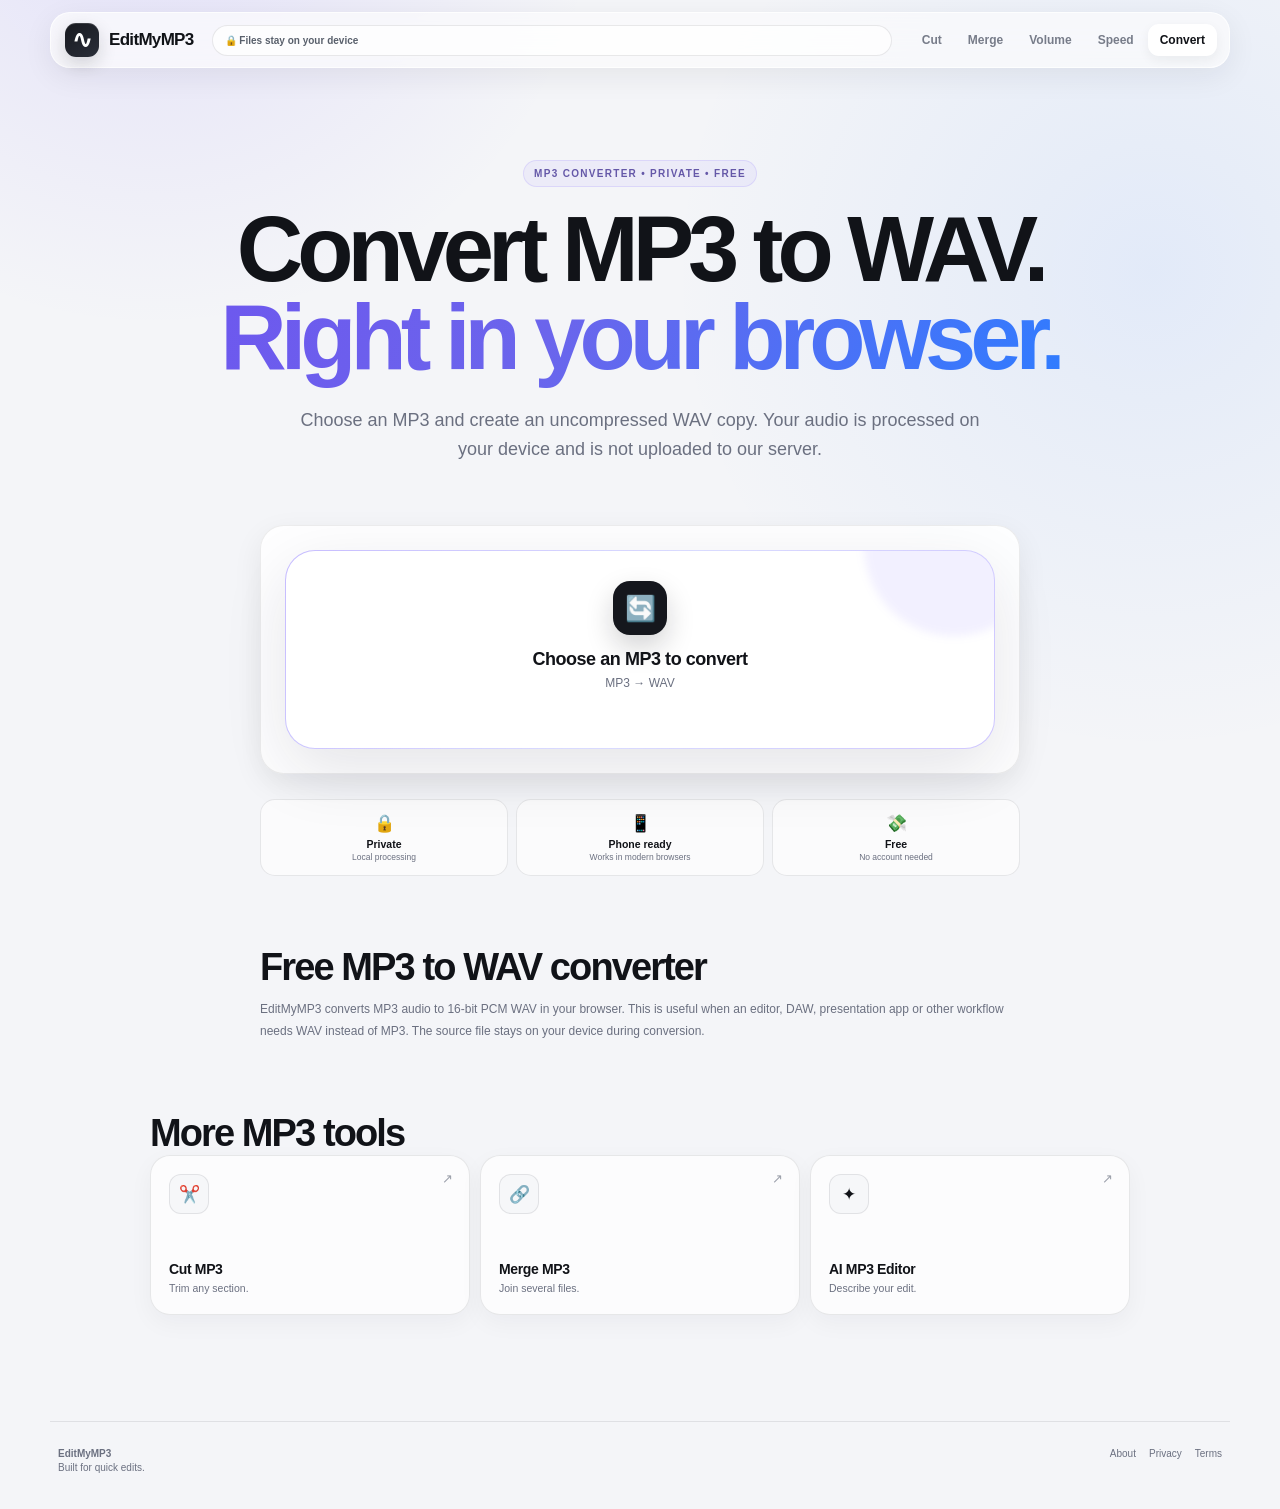
<file: mp3-converter/index.html>
<!DOCTYPE html>
<html lang="en">
<head>
  <meta charset="UTF-8" />
  <meta name="viewport" content="width=device-width, initial-scale=1.0, viewport-fit=cover" />
  <meta name="theme-color" content="#111111" />
  <meta name="description" content="Convert MP3 to WAV online for free. Your audio is decoded and converted locally in your browser without uploading the source file." />
  <title>MP3 Converter Online – Convert MP3 to WAV Free | EditMyMP3</title>
  <link rel="canonical" href="/mp3-converter/" />
  <link rel="manifest" href="/manifest.webmanifest" />
  <link rel="stylesheet" href="/style.css" />
  <meta property="og:type" content="website" />
  <meta property="og:title" content="MP3 Converter Online – Convert MP3 to WAV Free | EditMyMP3" />
  <meta property="og:description" content="Convert MP3 to WAV privately in your browser." />
  <meta property="og:url" content="/mp3-converter/" />
  <script type="application/ld+json">{"@context":"https://schema.org","@type":"WebApplication","name":"EditMyMP3 MP3 Converter","url":"/mp3-converter/","applicationCategory":"MultimediaApplication","operatingSystem":"Any","offers":{"@type":"Offer","price":"0","priceCurrency":"USD"}}</script>
</head>
<body data-focus="converter">
  <div class="page-shell">
    <header class="topbar">
      <a class="brand" href="/" aria-label="EditMyMP3 home"><span class="brand-mark" aria-hidden="true">∿</span><span>EditMyMP3</span></a>
      <span class="privacy-pill">🔒 Files stay on your device</span>
      <nav class="tool-nav" aria-label="MP3 tools"><a href="/mp3-cutter/">Cut</a><a href="/merge-mp3/">Merge</a><a href="/mp3-volume-booster/">Volume</a><a href="/audio-speed-changer/">Speed</a><a class="active" aria-current="page" href="/mp3-converter/">Convert</a></nav>
    </header>
    <main>
      <section class="hero converter-hero">
        <div class="eyebrow">MP3 CONVERTER • PRIVATE • FREE</div>
        <h1>Convert MP3 to WAV.<br><span>Right in your browser.</span></h1>
        <p>Choose an MP3 and create an uncompressed WAV copy. Your audio is processed on your device and is not uploaded to our server.</p>
      </section>

      <section class="converter-card" id="converterTool">
        <label class="upload-box" id="convertUploadBox">
          <input type="file" id="convertFileInput" accept="audio/mpeg,audio/mp3,.mp3" />
          <div class="upload-icon">🔄</div>
          <strong>Choose an MP3 to convert</strong>
          <small>MP3 → WAV</small>
          <div id="convertStatus" class="upload-status" aria-live="polite"></div>
        </label>

        <div class="converter-workspace hidden" id="converterWorkspace">
          <div class="file-card">
            <div><div class="file-label">SOURCE MP3</div><h2 id="convertFileName">audio.mp3</h2><p><span id="convertFileSize">0 MB</span> • <span id="convertDuration">00:00</span></p></div>
            <button class="ghost-button" id="convertReplaceBtn" type="button">Replace</button>
          </div>
          <audio id="convertSourcePlayer" controls></audio>
          <div class="conversion-flow"><span class="format-pill active">MP3</span><span>→</span><span class="format-pill">WAV</span></div>
          <div class="converter-note"><strong>Why WAV?</strong><span>WAV is uncompressed and useful for editing, archiving, and apps that require PCM audio. The file will usually be larger than the MP3.</span></div>
          <button class="primary-button" id="convertBtn" type="button">🔄 Convert to WAV</button>
          <div class="progress-card hidden" id="convertProgress"><div class="progress-top"><strong id="convertProgressLabel">Converting…</strong><span id="convertProgressPercent">0%</span></div><div class="progress-track"><div class="progress-fill" id="convertProgressFill"></div></div><small>Conversion happens locally on this device.</small></div>
          <section class="result-card hidden" id="convertResult"><div class="success-icon">✓</div><h3>Your WAV is ready</h3><p>No audio was uploaded to our server.</p><audio id="convertResultPlayer" controls></audio><a class="download-button" id="convertDownloadBtn" download="converted.wav">⬇ Save WAV</a></section>
        </div>
      </section>

      <section class="feature-strip"><div><span>🔒</span><strong>Private</strong><small>Local processing</small></div><div><span>📱</span><strong>Phone ready</strong><small>Works in modern browsers</small></div><div><span>💸</span><strong>Free</strong><small>No account needed</small></div></section>
      <section class="seo-copy"><h2>Free MP3 to WAV converter</h2><p>EditMyMP3 converts MP3 audio to 16-bit PCM WAV in your browser. This is useful when an editor, DAW, presentation app or other workflow needs WAV instead of MP3. The source file stays on your device during conversion.</p></section>
      <section class="related-tools"><h2>More MP3 tools</h2><div class="tool-link-grid"><a class="tool-link-card" href="/mp3-cutter/"><span>✂️</span><strong>Cut MP3</strong><small>Trim any section.</small></a><a class="tool-link-card" href="/merge-mp3/"><span>🔗</span><strong>Merge MP3</strong><small>Join several files.</small></a><a class="tool-link-card" href="/"><span>✦</span><strong>AI MP3 Editor</strong><small>Describe your edit.</small></a></div></section>
    </main>
    <footer><div><strong>EditMyMP3</strong><span>Built for quick edits.</span></div><div class="footer-links"><a href="/about.html">About</a><a href="/privacy.html">Privacy</a><a href="/terms.html">Terms</a></div></footer>
  </div>
  <script src="/converter.js"></script>
</body>
</html>
</file>
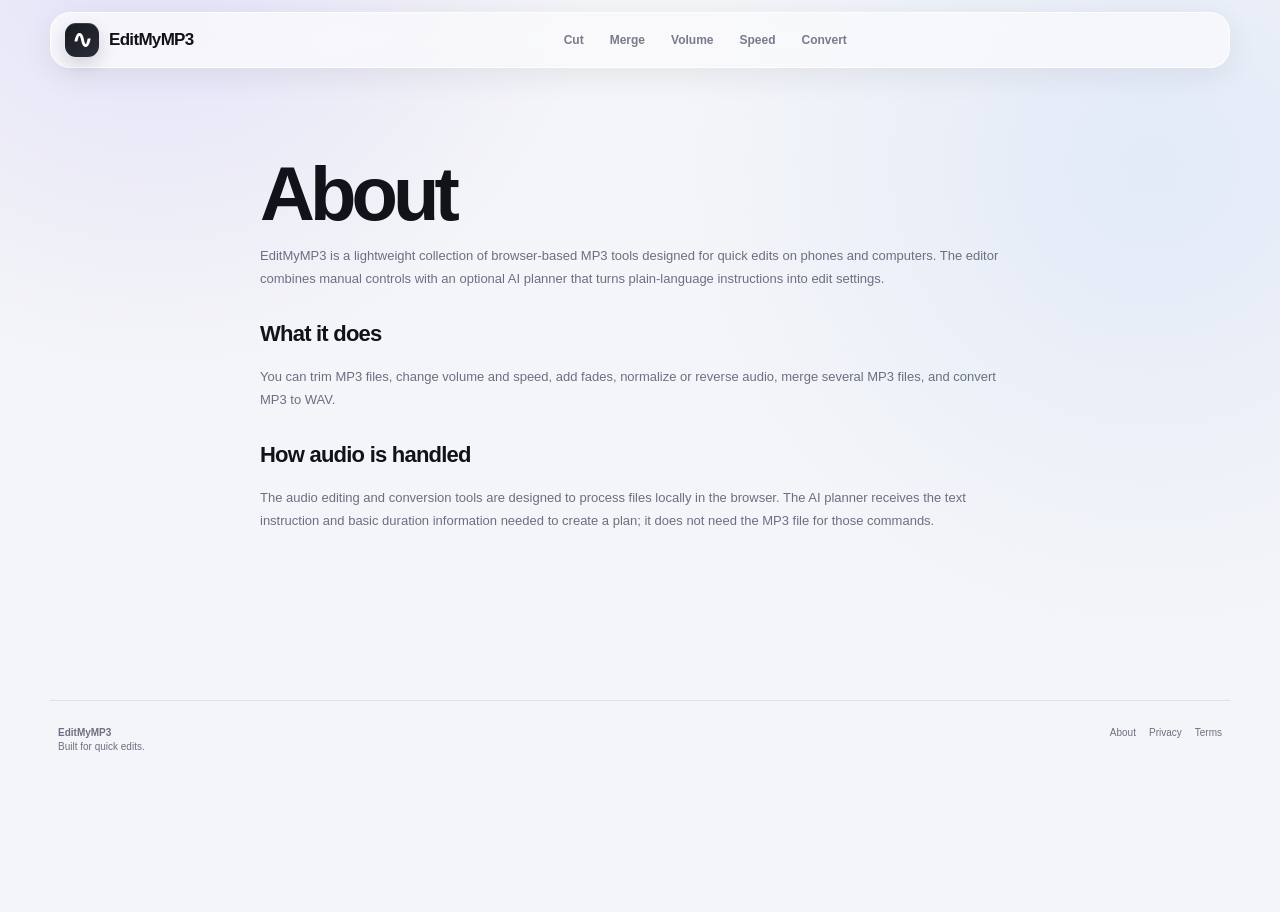
<file: about.html>
<!DOCTYPE html><html lang="en"><head><meta charset="UTF-8"/><meta name="viewport" content="width=device-width, initial-scale=1.0"/><meta name="theme-color" content="#111111"/><meta name="description" content="Learn what EditMyMP3 does and how its browser-based MP3 tools work."/><title>About | EditMyMP3</title><link rel="stylesheet" href="/style.css"/></head><body><div class="page-shell"><header class="topbar"><a class="brand" href="/"><span class="brand-mark" aria-hidden="true">∿</span><span>EditMyMP3</span></a><nav class="tool-nav"><a href="/mp3-cutter/">Cut</a><a href="/merge-mp3/">Merge</a><a href="/mp3-volume-booster/">Volume</a><a href="/audio-speed-changer/">Speed</a><a href="/mp3-converter/">Convert</a></nav></header><main><article class="info-page"><h1>About</h1><p>EditMyMP3 is a lightweight collection of browser-based MP3 tools designed for quick edits on phones and computers. The editor combines manual controls with an optional AI planner that turns plain-language instructions into edit settings.</p><h2>What it does</h2><p>You can trim MP3 files, change volume and speed, add fades, normalize or reverse audio, merge several MP3 files, and convert MP3 to WAV.</p><h2>How audio is handled</h2><p>The audio editing and conversion tools are designed to process files locally in the browser. The AI planner receives the text instruction and basic duration information needed to create a plan; it does not need the MP3 file for those commands.</p></article></main><footer><div><strong>EditMyMP3</strong><span>Built for quick edits.</span></div><div class="footer-links"><a href="/about.html">About</a><a href="/privacy.html">Privacy</a><a href="/terms.html">Terms</a></div></footer></div></body></html>
</file>
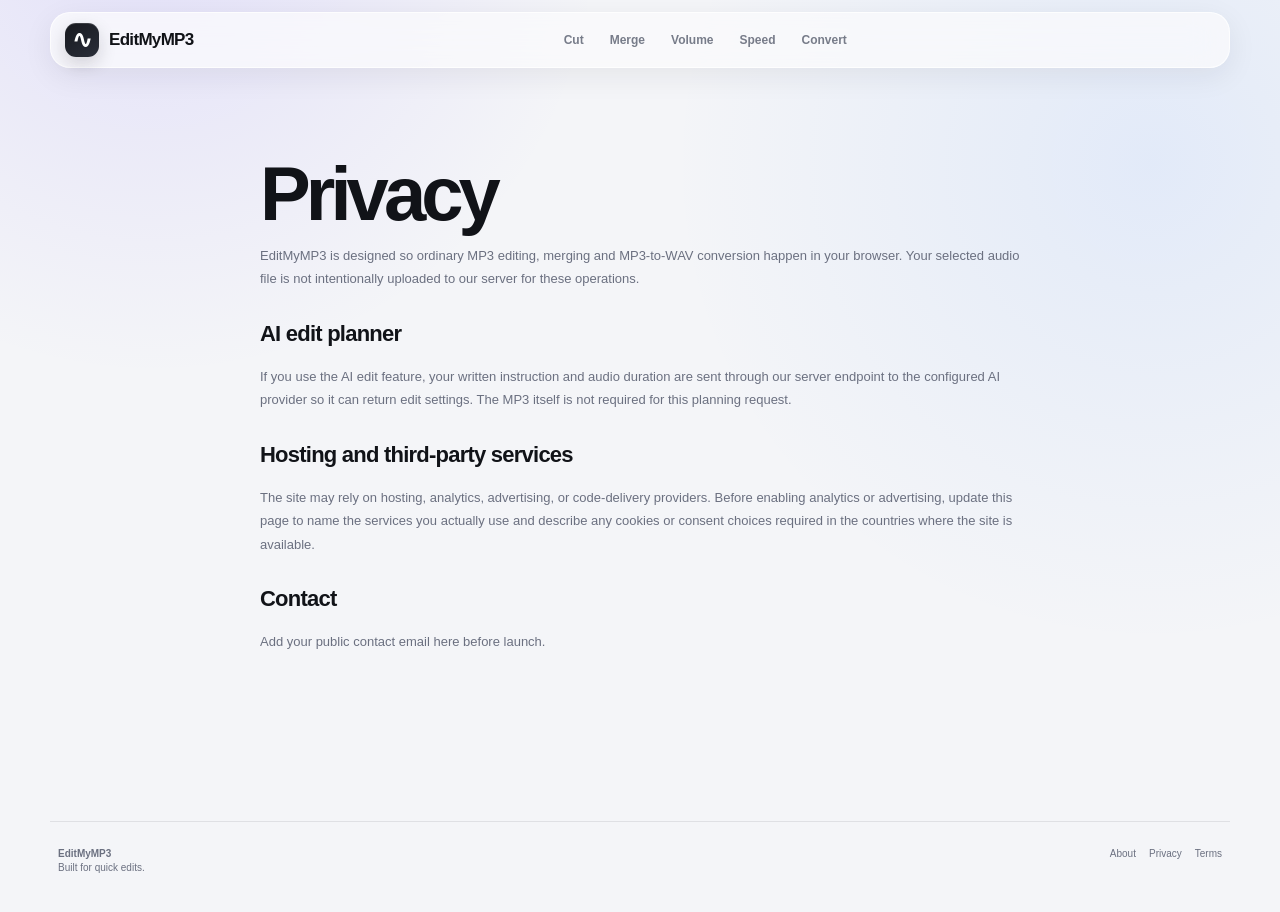
<file: privacy.html>
<!DOCTYPE html><html lang="en"><head><meta charset="UTF-8"/><meta name="viewport" content="width=device-width, initial-scale=1.0"/><meta name="theme-color" content="#111111"/><meta name="description" content="Privacy information for EditMyMP3 browser audio tools and optional AI planning."/><title>Privacy | EditMyMP3</title><link rel="stylesheet" href="/style.css"/></head><body><div class="page-shell"><header class="topbar"><a class="brand" href="/"><span class="brand-mark" aria-hidden="true">∿</span><span>EditMyMP3</span></a><nav class="tool-nav"><a href="/mp3-cutter/">Cut</a><a href="/merge-mp3/">Merge</a><a href="/mp3-volume-booster/">Volume</a><a href="/audio-speed-changer/">Speed</a><a href="/mp3-converter/">Convert</a></nav></header><main><article class="info-page"><h1>Privacy</h1><p>EditMyMP3 is designed so ordinary MP3 editing, merging and MP3-to-WAV conversion happen in your browser. Your selected audio file is not intentionally uploaded to our server for these operations.</p><h2>AI edit planner</h2><p>If you use the AI edit feature, your written instruction and audio duration are sent through our server endpoint to the configured AI provider so it can return edit settings. The MP3 itself is not required for this planning request.</p><h2>Hosting and third-party services</h2><p>The site may rely on hosting, analytics, advertising, or code-delivery providers. Before enabling analytics or advertising, update this page to name the services you actually use and describe any cookies or consent choices required in the countries where the site is available.</p><h2>Contact</h2><p>Add your public contact email here before launch.</p></article></main><footer><div><strong>EditMyMP3</strong><span>Built for quick edits.</span></div><div class="footer-links"><a href="/about.html">About</a><a href="/privacy.html">Privacy</a><a href="/terms.html">Terms</a></div></footer></div></body></html>
</file>
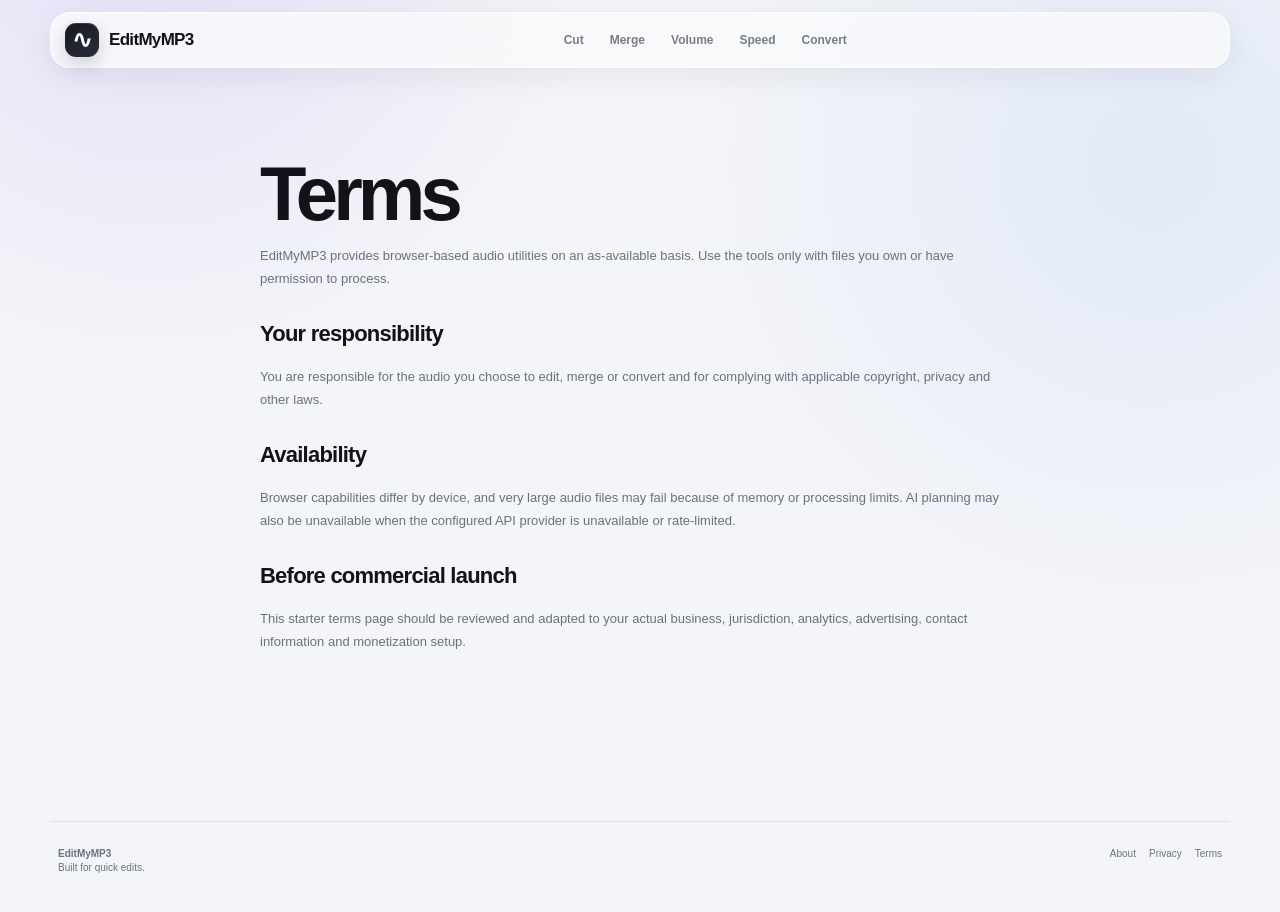
<file: terms.html>
<!DOCTYPE html><html lang="en"><head><meta charset="UTF-8"/><meta name="viewport" content="width=device-width, initial-scale=1.0"/><meta name="theme-color" content="#111111"/><meta name="description" content="Basic terms for using EditMyMP3 audio tools."/><title>Terms | EditMyMP3</title><link rel="stylesheet" href="/style.css"/></head><body><div class="page-shell"><header class="topbar"><a class="brand" href="/"><span class="brand-mark" aria-hidden="true">∿</span><span>EditMyMP3</span></a><nav class="tool-nav"><a href="/mp3-cutter/">Cut</a><a href="/merge-mp3/">Merge</a><a href="/mp3-volume-booster/">Volume</a><a href="/audio-speed-changer/">Speed</a><a href="/mp3-converter/">Convert</a></nav></header><main><article class="info-page"><h1>Terms</h1><p>EditMyMP3 provides browser-based audio utilities on an as-available basis. Use the tools only with files you own or have permission to process.</p><h2>Your responsibility</h2><p>You are responsible for the audio you choose to edit, merge or convert and for complying with applicable copyright, privacy and other laws.</p><h2>Availability</h2><p>Browser capabilities differ by device, and very large audio files may fail because of memory or processing limits. AI planning may also be unavailable when the configured API provider is unavailable or rate-limited.</p><h2>Before commercial launch</h2><p>This starter terms page should be reviewed and adapted to your actual business, jurisdiction, analytics, advertising, contact information and monetization setup.</p></article></main><footer><div><strong>EditMyMP3</strong><span>Built for quick edits.</span></div><div class="footer-links"><a href="/about.html">About</a><a href="/privacy.html">Privacy</a><a href="/terms.html">Terms</a></div></footer></div></body></html>
</file>
<file: style.css>
:root {
  --bg: #f4f5f8;
  --surface: rgba(255,255,255,.84);
  --surface-solid: #ffffff;
  --surface-2: #eef0f5;
  --ink: #111318;
  --muted: #6b7080;
  --muted-2: #959aaa;
  --line: rgba(17,19,24,.09);
  --line-strong: rgba(17,19,24,.15);
  --purple: #7057ff;
  --purple-2: #9c82ff;
  --blue: #2f7cff;
  --green: #2db879;
  --danger: #d34b4b;
  --radius-xl: 30px;
  --radius-lg: 24px;
  --radius-md: 18px;
  --shadow-sm: 0 10px 30px rgba(26,30,42,.07);
  --shadow-md: 0 22px 65px rgba(26,30,42,.11);
  --shadow-xl: 0 32px 100px rgba(26,30,42,.16);
}

* { box-sizing: border-box; }
html { scroll-behavior: smooth; }
body {
  margin: 0;
  color: var(--ink);
  font-family: "DM Sans", ui-sans-serif, -apple-system, BlinkMacSystemFont, "Segoe UI", sans-serif;
  -webkit-font-smoothing: antialiased;
  background:
    radial-gradient(circle at 12% -8%, rgba(112,87,255,.13), transparent 28rem),
    radial-gradient(circle at 90% 18%, rgba(47,124,255,.09), transparent 30rem),
    var(--bg);
}
button, input, select, textarea { font: inherit; }
button, label, a { -webkit-tap-highlight-color: transparent; }
button, a { touch-action: manipulation; }
a { color: inherit; }

.page-shell {
  width: min(1180px, calc(100% - 28px));
  margin: 0 auto;
  min-height: 100vh;
}

/* Header */
.topbar {
  position: sticky;
  top: 12px;
  z-index: 40;
  display: grid;
  grid-template-columns: auto 1fr auto;
  align-items: center;
  gap: 18px;
  margin-top: 12px;
  padding: 10px 12px 10px 14px;
  border: 1px solid rgba(255,255,255,.75);
  background: rgba(250,250,252,.78);
  box-shadow: 0 8px 30px rgba(23,28,40,.07);
  backdrop-filter: blur(18px) saturate(140%);
  -webkit-backdrop-filter: blur(18px) saturate(140%);
  border-radius: 20px;
}
.brand {
  display: inline-flex;
  align-items: center;
  gap: 10px;
  text-decoration: none;
  font-family: "Manrope", sans-serif;
  font-weight: 800;
  letter-spacing: -.04em;
  font-size: 17px;
}
.brand-mark {
  width: 34px;
  height: 34px;
  display: grid;
  place-items: center;
  border-radius: 11px;
  background: linear-gradient(145deg, #17191f, #2a2e39);
  color: white;
  font-size: 24px;
  line-height: 1;
  box-shadow: inset 0 1px 0 rgba(255,255,255,.14), 0 7px 18px rgba(18,20,27,.16);
}
.tool-nav {
  display: flex;
  justify-content: center;
  align-items: center;
  gap: 2px;
}
.tool-nav a {
  position: relative;
  padding: 9px 12px;
  border-radius: 11px;
  text-decoration: none;
  color: #777c89;
  font-size: 12px;
  font-weight: 700;
  transition: .18s ease;
}
.tool-nav a:hover { color: var(--ink); background: rgba(17,19,24,.045); }
.tool-nav a.active,
.tool-nav a[aria-current="page"] { color: var(--ink); background: #fff; box-shadow: 0 4px 12px rgba(22,26,36,.06); }
.privacy-pill {
  display: inline-flex;
  align-items: center;
  gap: 5px;
  padding: 9px 12px;
  border: 1px solid var(--line);
  border-radius: 999px;
  color: #59606c;
  background: rgba(255,255,255,.65);
  font-size: 10px;
  font-weight: 700;
  white-space: nowrap;
}

main { padding: 0 2px 48px; }

/* Hero */
.hero {
  max-width: 970px;
  margin: 0 auto;
  padding: 92px 0 48px;
  text-align: center;
}
.eyebrow,
.section-kicker {
  display: inline-flex;
  align-items: center;
  gap: 8px;
  padding: 7px 10px;
  border: 1px solid rgba(112,87,255,.14);
  border-radius: 999px;
  background: rgba(112,87,255,.06);
  color: #6558a8;
  font-size: 10px;
  font-weight: 800;
  letter-spacing: .13em;
  text-transform: uppercase;
}
.hero h1,
.info-page h1 {
  margin: 18px 0 0;
  font-family: "Manrope", sans-serif;
  font-size: clamp(54px, 8.2vw, 92px);
  line-height: .96;
  letter-spacing: -.065em;
  font-weight: 800;
}
.hero h1 span {
  background: linear-gradient(120deg, #6d58ee 0%, #6b65ec 40%, #2f7cff 100%);
  -webkit-background-clip: text;
  background-clip: text;
  color: transparent;
}
.hero > p {
  max-width: 680px;
  margin: 24px auto 30px;
  color: var(--muted);
  font-size: clamp(15px, 2vw, 18px);
  line-height: 1.65;
}

/* Upload surface */
.upload-box,
.merge-upload-box {
  position: relative;
  width: min(720px, 100%);
  min-height: 190px;
  margin: 0 auto;
  display: flex;
  flex-direction: column;
  align-items: center;
  justify-content: center;
  padding: 30px;
  overflow: hidden;
  border: 1px solid rgba(112,87,255,.16);
  border-radius: var(--radius-xl);
  background:
    linear-gradient(#fff,#fff) padding-box,
    linear-gradient(120deg, rgba(112,87,255,.28), rgba(47,124,255,.08), rgba(112,87,255,.20)) border-box;
  box-shadow: var(--shadow-md);
  cursor: pointer;
  transition: transform .22s ease, box-shadow .22s ease;
}
.upload-box::before,
.merge-upload-box::before {
  content: "";
  position: absolute;
  width: 180px;
  height: 180px;
  top: -95px;
  right: -50px;
  border-radius: 50%;
  background: rgba(112,87,255,.09);
  filter: blur(4px);
}
.upload-box:hover,
.upload-box.dragover,
.merge-upload-box:hover,
.merge-upload-box.dragover {
  transform: translateY(-3px);
  box-shadow: var(--shadow-xl);
}
.upload-box input,
.merge-upload-box input { display: none; }
.upload-icon,
.merge-upload-icon {
  width: 54px;
  height: 54px;
  display: grid;
  place-items: center;
  margin-bottom: 14px;
  border-radius: 17px;
  background: #15171d;
  color: white;
  font-size: 25px;
  font-weight: 600;
  box-shadow: 0 12px 28px rgba(17,19,24,.18);
}
.upload-box strong,
.merge-upload-box strong {
  font-family: "Manrope", sans-serif;
  font-size: 18px;
  letter-spacing: -.025em;
}
.upload-box small,
.merge-upload-box small {
  margin-top: 6px;
  color: var(--muted);
  font-size: 12px;
}
.upload-status {
  min-height: 18px;
  margin-top: 10px;
  font-size: 11px;
  color: var(--muted);
}
.upload-status.error { color: var(--danger); }
.upload-status.ok { color: var(--green); }

/* Editor workspace */
.editor {
  width: min(860px, 100%);
  margin: 0 auto;
  display: grid;
  gap: 14px;
}
.file-card,
.tool-card,
.result-card,
.converter-card,
.merge-section {
  border: 1px solid rgba(17,19,24,.075);
  background: rgba(255,255,255,.88);
  backdrop-filter: blur(12px);
  -webkit-backdrop-filter: blur(12px);
  box-shadow: var(--shadow-sm);
  border-radius: var(--radius-lg);
}
.file-card {
  display: flex;
  align-items: center;
  justify-content: space-between;
  gap: 18px;
  padding: 18px 20px;
}
.file-label {
  color: var(--muted-2);
  font-size: 9px;
  font-weight: 800;
  letter-spacing: .14em;
}
.file-card h2 {
  margin: 4px 0 2px;
  font-family: "Manrope", sans-serif;
  font-size: 18px;
  letter-spacing: -.03em;
  word-break: break-word;
}
.file-card p { margin: 0; color: var(--muted); font-size: 11px; }
audio { width: 100%; border-radius: 16px; }

/* Buttons */
.primary-button,
.download-button,
.ai-send-button {
  position: relative;
  border: 0;
  border-radius: 16px;
  background: linear-gradient(135deg, #15171d 0%, #262a35 52%, #353149 100%);
  color: white;
  font-weight: 800;
  letter-spacing: -.015em;
  cursor: pointer;
  box-shadow: 0 12px 28px rgba(20,22,29,.17);
  transition: transform .18s ease, box-shadow .18s ease, opacity .18s ease;
}
.primary-button,
.download-button {
  width: 100%;
  min-height: 54px;
  display: inline-flex;
  align-items: center;
  justify-content: center;
  padding: 15px 20px;
  text-decoration: none;
  font-size: 13px;
}
.primary-button:hover,
.download-button:hover,
.ai-send-button:hover { transform: translateY(-2px); box-shadow: 0 18px 38px rgba(20,22,29,.20); }
.primary-button:active,
.download-button:active,
.ai-send-button:active { transform: scale(.985); }
.primary-button:disabled,
.ai-send-button:disabled { opacity: .46; cursor: not-allowed; box-shadow: none; }
.ghost-button,
.mini-btn {
  border: 1px solid var(--line);
  background: rgba(255,255,255,.76);
  color: #343945;
  border-radius: 13px;
  font-weight: 700;
  cursor: pointer;
  transition: background .18s ease, transform .18s ease, border-color .18s ease;
}
.ghost-button { padding: 10px 14px; font-size: 12px; }
.ghost-button:hover,
.mini-btn:hover { background: #fff; border-color: var(--line-strong); }
.ghost-button:active,
.mini-btn:active { transform: scale(.98); }
.full { width: 100%; margin-top: 8px; }
.mini-btn { padding: 10px 12px; font-size: 11px; }

/* AI / Manual selector */
.mode-switch {
  width: min(440px, 100%);
  margin: 4px auto 0;
  display: grid;
  grid-template-columns: 1fr 1fr;
  gap: 5px;
  padding: 5px;
  border: 1px solid var(--line);
  border-radius: 16px;
  background: rgba(224,226,233,.7);
}
.mode-button {
  min-height: 42px;
  border: 0;
  border-radius: 12px;
  background: transparent;
  color: #727786;
  font-size: 12px;
  font-weight: 800;
  cursor: pointer;
  transition: .18s ease;
}
.mode-button.active {
  background: #fff;
  color: #17191f;
  box-shadow: 0 5px 15px rgba(22,26,36,.08);
}

/* AI composer */
.ai-panel {
  position: relative;
  overflow: hidden;
  isolation: isolate;
  padding: 26px;
  border: 1px solid rgba(255,255,255,.10);
  border-radius: 30px;
  color: #f8f8fb;
  background:
    radial-gradient(circle at 85% 0%, rgba(112,87,255,.44), transparent 34%),
    radial-gradient(circle at 0% 100%, rgba(47,124,255,.16), transparent 35%),
    linear-gradient(150deg, #15171d 0%, #1b1d26 62%, #222432 100%);
  box-shadow: 0 28px 75px rgba(18,20,29,.24);
}
.ai-panel::after {
  content: "";
  position: absolute;
  inset: 0;
  z-index: -1;
  background-image: linear-gradient(rgba(255,255,255,.024) 1px, transparent 1px), linear-gradient(90deg, rgba(255,255,255,.024) 1px, transparent 1px);
  background-size: 28px 28px;
  mask-image: linear-gradient(to bottom, rgba(0,0,0,.55), transparent 72%);
}
.ai-intro {
  display: flex;
  align-items: flex-start;
  gap: 14px;
  margin-bottom: 23px;
}
.ai-orb {
  width: 48px;
  height: 48px;
  flex: none;
  display: grid;
  place-items: center;
  border-radius: 15px;
  background: linear-gradient(145deg, #8773ff, #5b43df);
  color: white;
  font-size: 20px;
  box-shadow: 0 12px 30px rgba(112,87,255,.32), inset 0 1px 0 rgba(255,255,255,.25);
}
.ai-intro h3 {
  margin: 1px 0 5px;
  font-family: "Manrope", sans-serif;
  font-size: 20px;
  letter-spacing: -.035em;
}
.ai-intro p { margin: 0; color: #aeb2c0; font-size: 12px; line-height: 1.55; }
.ai-command-label {
  display: flex;
  justify-content: space-between;
  gap: 8px;
  margin-bottom: 8px;
  color: #8e94a5;
  font-size: 9px;
  font-weight: 800;
  letter-spacing: .12em;
}
.ai-command-label span { letter-spacing: 0; text-transform: none; font-weight: 600; }
.ai-command-box {
  position: relative;
  padding: 5px;
  border: 1px solid rgba(255,255,255,.10);
  border-radius: 21px;
  background: rgba(255,255,255,.075);
  transition: border-color .18s ease, box-shadow .18s ease, background .18s ease;
}
.ai-command-box:focus-within {
  border-color: rgba(156,130,255,.55);
  background: rgba(255,255,255,.095);
  box-shadow: 0 0 0 4px rgba(112,87,255,.11);
}
.ai-command-box textarea {
  width: 100%;
  min-height: 132px;
  max-height: 280px;
  resize: vertical;
  border: 0;
  outline: 0;
  background: transparent;
  color: #fff;
  padding: 16px 16px 68px;
  font-size: 15px;
  line-height: 1.55;
}
.ai-command-box textarea::placeholder { color: #787f91; }
.ai-send-button {
  position: absolute;
  right: 12px;
  bottom: 12px;
  min-width: 150px;
  padding: 11px 16px;
  border-radius: 13px;
  background: linear-gradient(135deg, #806cff, #6250e7);
  box-shadow: 0 10px 28px rgba(105,82,235,.30);
  font-size: 11px;
}
.ai-examples {
  display: flex;
  flex-wrap: wrap;
  gap: 8px;
  margin: 16px 0;
}
.ai-examples > span {
  width: 100%;
  margin-bottom: 1px;
  color: #7f8597;
  font-size: 9px;
  font-weight: 800;
  letter-spacing: .12em;
  text-transform: uppercase;
}
.example-chip {
  flex: 1 1 220px;
  border: 1px solid rgba(255,255,255,.09);
  border-radius: 13px;
  background: rgba(255,255,255,.055);
  color: #c8cbd5;
  padding: 10px 12px;
  text-align: left;
  font-size: 10.5px;
  line-height: 1.45;
  cursor: pointer;
  transition: .18s ease;
}
.example-chip::before { content: "↗"; margin-right: 7px; color: #9d8cff; }
.example-chip:hover { background: rgba(255,255,255,.09); border-color: rgba(156,130,255,.28); color: white; }
.ai-privacy-note {
  display: flex;
  gap: 10px;
  align-items: flex-start;
  padding: 12px 13px;
  border: 1px solid rgba(255,255,255,.07);
  border-radius: 14px;
  background: rgba(255,255,255,.045);
}
.ai-privacy-note > span {
  width: 24px;
  height: 24px;
  flex: none;
  display: grid;
  place-items: center;
  border-radius: 8px;
  background: rgba(255,255,255,.08);
}
.ai-privacy-note p { margin: 0; color: #9399aa; font-size: 10.5px; line-height: 1.5; }
.ai-privacy-note strong { color: #d9dbe3; }
.ai-loading {
  display: flex;
  align-items: center;
  justify-content: center;
  gap: 10px;
  padding: 16px 8px 2px;
  color: #a7acba;
  font-size: 11px;
  font-weight: 700;
}
.ai-thinking-dot {
  width: 8px;
  height: 8px;
  border-radius: 50%;
  background: #8a76ff;
  box-shadow: 0 0 0 5px rgba(138,118,255,.11);
  animation: aiPulse 1s infinite ease-in-out;
}
@keyframes aiPulse { 0%,100%{transform:scale(.72);opacity:.45} 50%{transform:scale(1);opacity:1} }
.ai-plan {
  margin-top: 16px;
  padding: 16px;
  border: 1px solid rgba(255,255,255,.09);
  border-radius: 18px;
  background: rgba(255,255,255,.065);
}
.ai-plan-head { display: flex; justify-content: space-between; gap: 12px; align-items: flex-start; }
.plan-kicker { color: #9687ea; font-size: 9px; font-weight: 800; letter-spacing: .13em; }
.ai-plan-head h3 { margin: 4px 0 0; font-family: "Manrope", sans-serif; font-size: 17px; }
.plan-ready { padding: 5px 8px; border-radius: 999px; background: rgba(45,184,121,.13); color: #73d7a8; font-size: 9px; font-weight: 800; }
.ai-plan-list { display: grid; gap: 7px; margin: 14px 0; }
.ai-plan-item { display: flex; justify-content: space-between; gap: 14px; padding: 9px 10px; border-radius: 11px; background: rgba(255,255,255,.055); font-size: 11px; }
.ai-plan-item span:first-child { color: #898fa0; }
.ai-plan-item strong { color: #eff0f4; text-align: right; }
.ai-plan-actions { display: grid; gap: 7px; }
#aiApplyBtn { background: linear-gradient(135deg,#806cff,#6250e7); box-shadow: 0 10px 28px rgba(105,82,235,.26); }
#aiAdjustBtn { color: #d7d9e1; border-color: rgba(255,255,255,.10); background: rgba(255,255,255,.055); }
.ai-error { margin-top: 14px; padding: 12px; border-radius: 13px; background: rgba(211,75,75,.13); border: 1px solid rgba(211,75,75,.24); color: #ffb7b7; font-size: 11px; line-height: 1.5; }

/* Manual controls */
.manual-panel { display: grid; gap: 12px; }
.tool-card { padding: 21px; }
.tool-heading { display: flex; gap: 13px; align-items: center; margin-bottom: 18px; }
.tool-icon {
  width: 43px;
  height: 43px;
  flex: none;
  display: grid;
  place-items: center;
  border: 1px solid var(--line);
  border-radius: 13px;
  background: linear-gradient(145deg, #fff, #f0f1f5);
  font-size: 18px;
}
.tool-heading h3 { margin: 0 0 3px; font-family: "Manrope", sans-serif; font-size: 16px; letter-spacing: -.025em; }
.tool-heading p { margin: 0; color: var(--muted); font-size: 11px; }
.two-col { display: grid; grid-template-columns: 1fr 1fr; gap: 10px; }
label > span { display: block; margin-bottom: 6px; color: #4e5360; font-size: 10px; font-weight: 800; }
select,
input[type="text"] {
  width: 100%;
  min-height: 46px;
  border: 1px solid var(--line);
  border-radius: 13px;
  outline: 0;
  background: #f6f7f9;
  color: var(--ink);
  padding: 11px 12px;
}
select:focus,
input[type="text"]:focus { border-color: rgba(112,87,255,.38); box-shadow: 0 0 0 3px rgba(112,87,255,.08); }
.hint { margin: 10px 0 0; color: var(--muted-2); font-size: 10px; }
.range-row { display: grid; grid-template-columns: 1fr 72px; align-items: center; gap: 14px; }
input[type="range"] { width: 100%; accent-color: var(--purple); }
output { padding: 9px 10px; border-radius: 11px; background: #f0eff8; color: #55489b; text-align: center; font-size: 11px; font-weight: 800; }
.speed-grid { display: grid; grid-template-columns: repeat(6, 1fr); gap: 7px; }
.speed-grid button {
  min-height: 42px;
  border: 1px solid var(--line);
  border-radius: 12px;
  background: #f7f8fa;
  color: #555b69;
  font-size: 11px;
  font-weight: 800;
  cursor: pointer;
}
.speed-grid button:hover { background: #fff; border-color: var(--line-strong); }
.speed-grid button.active { border-color: #1b1d24; background: #1b1d24; color: white; }
.switches { padding-block: 7px; }
.switch-row { display: flex; align-items: center; justify-content: space-between; gap: 16px; padding: 14px 3px; }
.switch-row + .switch-row { border-top: 1px solid var(--line); }
.switch-row strong,
.switch-row small { display: block; }
.switch-row strong { font-size: 12px; }
.switch-row small { margin-top: 3px; color: var(--muted); font-size: 10px; }
.switch-row input[type="checkbox"] {
  appearance: none;
  -webkit-appearance: none;
  position: relative;
  width: 44px;
  height: 25px;
  flex: none;
  border: 0;
  border-radius: 999px;
  background: #d6d9e0;
  cursor: pointer;
  transition: .18s ease;
}
.switch-row input[type="checkbox"]::after {
  content: "";
  position: absolute;
  width: 19px;
  height: 19px;
  left: 3px;
  top: 3px;
  border-radius: 50%;
  background: white;
  box-shadow: 0 2px 6px rgba(0,0,0,.16);
  transition: .18s ease;
}
.switch-row input[type="checkbox"]:checked { background: var(--purple); }
.switch-row input[type="checkbox"]:checked::after { transform: translateX(19px); }

/* Trim */
.trim-times { display: flex; align-items: center; justify-content: space-between; gap: 12px; margin-bottom: 17px; }
.trim-time-pill { min-width: 100px; padding: 10px 12px; border: 1px solid var(--line); border-radius: 13px; background: #f7f8fa; }
.trim-time-pill.end { text-align: right; }
.trim-time-pill span { display: block; margin: 0 0 2px; color: var(--muted-2); font-size: 8px; font-weight: 800; letter-spacing: .13em; }
.trim-time-pill strong { font-size: 14px; font-variant-numeric: tabular-nums; }
.trim-slider { position: relative; height: 52px; margin: 1px 3px 9px; touch-action: none; }
.trim-track,
.trim-selection { position: absolute; top: 22px; height: 7px; border-radius: 999px; }
.trim-track { left: 0; right: 0; background: #dfe2e8; }
.trim-selection { left: 0; width: 100%; background: linear-gradient(90deg, var(--purple), var(--blue)); pointer-events: none; }
.trim-range { position: absolute; inset: 0; width: 100%; height: 52px; margin: 0; appearance: none; -webkit-appearance: none; background: transparent; pointer-events: none; outline: none; }
.trim-range::-webkit-slider-runnable-track { height: 7px; background: transparent; }
.trim-range::-moz-range-track { height: 7px; background: transparent; }
.trim-range::-webkit-slider-thumb { appearance: none; -webkit-appearance: none; width: 28px; height: 28px; margin-top: -10px; border: 4px solid white; border-radius: 50%; background: #1a1c22; box-shadow: 0 3px 10px rgba(0,0,0,.22); pointer-events: auto; cursor: grab; }
.trim-range::-moz-range-thumb { width: 20px; height: 20px; border: 4px solid white; border-radius: 50%; background: #1a1c22; box-shadow: 0 3px 10px rgba(0,0,0,.22); pointer-events: auto; cursor: grab; }
.trim-range-start { z-index: 3; }
.trim-range-end { z-index: 4; }
.trim-actions { display: grid; grid-template-columns: 1fr auto; gap: 8px; }

/* Progress & result */
.loader-card,
.progress-card { width: min(720px, 100%); margin: 14px auto 0; padding: 14px 16px; border: 1px solid var(--line); border-radius: 16px; background: rgba(255,255,255,.86); box-shadow: var(--shadow-sm); }
.loader-card { display: flex; align-items: center; gap: 12px; text-align: left; }
.loader-card p,
.progress-card small { margin: 3px 0 0; color: var(--muted); font-size: 10px; }
.spinner { width: 23px; height: 23px; border: 3px solid #e3e5ea; border-top-color: var(--purple); border-radius: 50%; animation: spin 1s linear infinite; }
@keyframes spin { to { transform: rotate(360deg); } }
.progress-card { display: block; }
.progress-top { display: flex; justify-content: space-between; gap: 10px; margin-bottom: 9px; font-size: 11px; }
.progress-track { height: 7px; overflow: hidden; border-radius: 999px; background: #e7e8ed; margin-bottom: 8px; }
.progress-fill { width: 0%; height: 100%; border-radius: inherit; background: linear-gradient(90deg, var(--purple), var(--blue)); transition: width .2s ease; }
.result-card { padding: 27px 20px; text-align: center; }
.success-icon { width: 48px; height: 48px; display: grid; place-items: center; margin: 0 auto 11px; border-radius: 15px; background: #1c2027; color: #fff; font-size: 19px; font-weight: 900; }
.result-card h3 { margin: 0 0 5px; font-family: "Manrope", sans-serif; font-size: 18px; }
.result-card p { margin: 0 0 16px; color: var(--muted); font-size: 11px; }
.result-card audio { margin-bottom: 12px; }

/* Merge */
.merge-section { width: min(860px, 100%); margin: 42px auto 16px; padding: 24px; }
.section-heading-row { display: flex; align-items: flex-start; justify-content: space-between; gap: 18px; margin: 13px 0 18px; }
.section-heading-row h2 { margin: 0 0 5px; font-family: "Manrope", sans-serif; font-size: 28px; letter-spacing: -.045em; }
.section-heading-row p { max-width: 540px; margin: 0; color: var(--muted); font-size: 12px; line-height: 1.55; }
.merge-badge { padding: 9px 11px; border: 1px solid var(--line); border-radius: 12px; background: #f6f7f9; font-size: 12px; font-weight: 800; }
.merge-upload-box { width: 100%; min-height: 130px; box-shadow: none; background: #f8f9fb; }
.merge-upload-icon { width: 42px; height: 42px; margin-bottom: 9px; border-radius: 13px; font-size: 20px; }
.merge-list { display: grid; gap: 7px; margin: 13px 0 9px; }
.merge-item { display: grid; grid-template-columns: 32px minmax(0,1fr) auto; gap: 9px; align-items: center; padding: 9px; border: 1px solid var(--line); border-radius: 13px; background: #f8f9fb; }
.merge-order { width: 28px; height: 28px; display: grid; place-items: center; border-radius: 9px; background: #ebedf2; color: #6f7481; font-size: 10px; font-weight: 800; }
.merge-file-info { min-width: 0; }
.merge-file-info strong { display: block; overflow: hidden; text-overflow: ellipsis; white-space: nowrap; font-size: 11px; }
.merge-file-info small { display: block; margin-top: 2px; color: var(--muted); font-size: 9px; }
.merge-actions { display: flex; gap: 4px; }
.merge-actions button { width: 32px; height: 32px; border: 1px solid var(--line); border-radius: 9px; background: #fff; color: #555b68; cursor: pointer; }
.merge-actions button:disabled { opacity: .32; }
.merge-summary { display: flex; align-items: center; justify-content: center; gap: 7px; padding: 5px 0 12px; color: var(--muted); font-size: 10px; }
#mergeBtn { margin-top: 2px; }
#mergeProgressCard,
#mergeResultCard { margin-top: 12px; }
body[data-focus="merge"] .merge-page-single-upload { display: none; }
body[data-focus="merge"] .hero { padding-bottom: 18px; }
body[data-focus="merge"] #mergeTool { margin-top: 0; }

/* Discovery cards */
.popular-tools,
.related-tools,
.seo-copy {
  width: min(980px, 100%);
  margin: 70px auto 22px;
}
.section-title-row { text-align: center; margin-bottom: 21px; }
.section-title-row h2,
.related-tools h2,
.seo-copy h2 {
  margin: 0;
  font-family: "Manrope", sans-serif;
  font-size: clamp(27px, 4vw, 38px);
  letter-spacing: -.05em;
}
.section-title-row p { max-width: 600px; margin: 8px auto 0; color: var(--muted); font-size: 13px; line-height: 1.6; }
.tool-link-grid { display: grid; grid-template-columns: repeat(3,minmax(0,1fr)); gap: 10px; }
.tool-link-card {
  position: relative;
  min-height: 160px;
  display: flex;
  flex-direction: column;
  align-items: flex-start;
  padding: 18px;
  overflow: hidden;
  border: 1px solid var(--line);
  border-radius: 20px;
  background: rgba(255,255,255,.72);
  box-shadow: 0 8px 24px rgba(24,28,38,.045);
  text-decoration: none;
  transition: transform .2s ease, box-shadow .2s ease, border-color .2s ease;
}
.tool-link-card::after { content: "↗"; position: absolute; right: 16px; top: 15px; color: #9ca0aa; font-size: 13px; transition: transform .2s ease; }
.tool-link-card:hover { transform: translateY(-4px); border-color: rgba(112,87,255,.19); box-shadow: 0 18px 44px rgba(25,29,40,.09); }
.tool-link-card:hover::after { transform: translate(2px,-2px); color: var(--purple); }
.tool-link-card > span { width: 40px; height: 40px; display: grid; place-items: center; margin-bottom: auto; border: 1px solid var(--line); border-radius: 12px; background: #f6f7f9; font-size: 17px; }
.tool-link-card strong { margin-top: 20px; font-family: "Manrope", sans-serif; font-size: 14px; letter-spacing: -.025em; }
.tool-link-card small { margin-top: 4px; color: var(--muted); font-size: 10.5px; line-height: 1.45; }
.ai-card-link { color: #fff; border-color: transparent; background: radial-gradient(circle at 85% 0%, rgba(112,87,255,.55), transparent 40%), linear-gradient(145deg,#17191f,#252938); }
.ai-card-link small { color: #aeb3c1; }
.ai-card-link > span { border-color: rgba(255,255,255,.10); background: rgba(255,255,255,.08); }
.ai-card-link::after { color: #b9b1ff; }
.focused-tool { outline: 2px solid rgba(112,87,255,.5); outline-offset: 4px; }

/* Converter */
.converter-hero { padding-bottom: 30px; }
.converter-card { width: min(760px,100%); margin: 0 auto; padding: 24px; }
.converter-workspace { display: grid; gap: 13px; margin-top: 14px; }
.conversion-flow { display: flex; align-items: center; justify-content: center; gap: 12px; padding: 4px 0; }
.format-pill { min-width: 76px; padding: 10px 14px; border: 1px solid var(--line); border-radius: 12px; background: #f7f8fa; text-align: center; font-size: 11px; font-weight: 800; }
.format-pill.active { border-color: #202229; background: #202229; color: white; }
.converter-note { display: grid; gap: 4px; padding: 13px; border: 1px solid var(--line); border-radius: 13px; background: #f7f8fa; }
.converter-note strong { font-size: 11px; }
.converter-note span { color: var(--muted); font-size: 10px; line-height: 1.5; }

/* Trust strip / copy */
.feature-strip { width: min(760px,100%); margin: 25px auto 0; display: grid; grid-template-columns: repeat(3,1fr); gap: 8px; }
.feature-strip div { padding: 13px 10px; border: 1px solid var(--line); border-radius: 15px; background: rgba(255,255,255,.62); text-align: center; }
.feature-strip span,
.feature-strip strong,
.feature-strip small { display: block; }
.feature-strip span { margin-bottom: 4px; font-size: 17px; }
.feature-strip strong { font-size: 10.5px; }
.feature-strip small { margin-top: 2px; color: var(--muted); font-size: 8.5px; }
.seo-copy { max-width: 760px; }
.seo-copy p { margin: 10px 0 0; color: var(--muted); font-size: 12px; line-height: 1.8; }

/* Legal/info */
.info-page { max-width: 760px; margin: 0 auto; padding: 72px 0 70px; }
.info-page h1 { font-size: clamp(48px,7vw,76px); }
.info-page h2 { margin-top: 30px; font-family: "Manrope",sans-serif; font-size: 22px; letter-spacing: -.035em; }
.info-page p,
.info-page li { color: var(--muted); font-size: 13px; line-height: 1.8; }
.info-page a { color: #5b49d8; }

/* Footer */
footer {
  display: flex;
  align-items: flex-start;
  justify-content: space-between;
  gap: 18px;
  margin-top: 36px;
  padding: 26px 8px 36px;
  border-top: 1px solid var(--line);
  color: var(--muted);
  font-size: 10px;
}
footer > div:first-child { display: grid; gap: 3px; }
.footer-links { display: flex; flex-wrap: wrap; justify-content: flex-end; gap: 13px; }
.footer-links a { color: var(--muted); text-decoration: none; }
.footer-links a:hover { color: var(--ink); }

.hidden { display: none !important; }

@media (max-width: 820px) {
  .page-shell { width: min(100% - 20px, 760px); }
  .topbar { grid-template-columns: auto auto; gap: 9px; }
  .tool-nav { grid-column: 1 / -1; order: 3; justify-content: flex-start; overflow-x: auto; scrollbar-width: none; padding-bottom: 1px; }
  .tool-nav::-webkit-scrollbar { display: none; }
  .privacy-pill { justify-self: end; }
  .hero { padding-top: 68px; }
  .tool-link-grid { grid-template-columns: repeat(2,minmax(0,1fr)); }
  .speed-grid { grid-template-columns: repeat(3,1fr); }
}

@media (max-width: 560px) {
  .page-shell { width: calc(100% - 14px); }
  .topbar { top: 7px; margin-top: 7px; padding: 8px 9px; border-radius: 16px; }
  .brand { font-size: 15px; }
  .brand-mark { width: 31px; height: 31px; border-radius: 10px; font-size: 21px; }
  .privacy-pill { display: none; }
  .tool-nav { gap: 1px; }
  .tool-nav a { padding: 8px 10px; font-size: 10px; }
  main { padding-bottom: 30px; }
  .hero { padding: 55px 4px 30px; }
  .hero h1 { font-size: clamp(49px,14vw,68px); }
  .hero > p { margin-top: 19px; font-size: 14px; line-height: 1.55; }
  .eyebrow { font-size: 8.5px; }
  .upload-box { min-height: 175px; padding: 24px 18px; border-radius: 24px; }
  .upload-icon { width: 50px; height: 50px; border-radius: 15px; }
  .upload-box strong { font-size: 16px; }
  .file-card { padding: 15px; }
  .file-card h2 { max-width: 235px; font-size: 15px; }
  .mode-switch { width: 100%; }
  .ai-panel { padding: 18px; border-radius: 24px; }
  .ai-orb { width: 42px; height: 42px; border-radius: 13px; }
  .ai-intro h3 { font-size: 17px; }
  .ai-command-box textarea { min-height: 146px; padding: 14px 14px 64px; font-size: 14px; }
  .ai-send-button { right: 10px; bottom: 10px; min-width: 136px; padding: 10px 13px; }
  .example-chip { flex-basis: 100%; }
  .tool-card { padding: 17px; border-radius: 20px; }
  .two-col { grid-template-columns: 1fr; }
  .trim-slider { margin-inline: 1px; }
  .trim-range::-webkit-slider-thumb { width: 31px; height: 31px; margin-top: -12px; }
  .merge-section { padding: 18px; border-radius: 22px; }
  .section-heading-row h2 { font-size: 25px; }
  .merge-badge { display: none; }
  .merge-item { grid-template-columns: 28px minmax(0,1fr) auto; gap: 6px; padding: 8px; }
  .merge-actions { display: grid; grid-template-columns: repeat(2,30px); gap: 3px; }
  .merge-actions button { width: 30px; height: 29px; }
  .popular-tools,
  .related-tools,
  .seo-copy { margin-top: 54px; }
  .tool-link-grid { grid-template-columns: 1fr 1fr; gap: 8px; }
  .tool-link-card { min-height: 145px; padding: 15px; border-radius: 17px; }
  .tool-link-card strong { font-size: 13px; }
  .feature-strip div { padding-inline: 4px; }
  footer { flex-direction: column; }
  .footer-links { justify-content: flex-start; }
}
</file>
